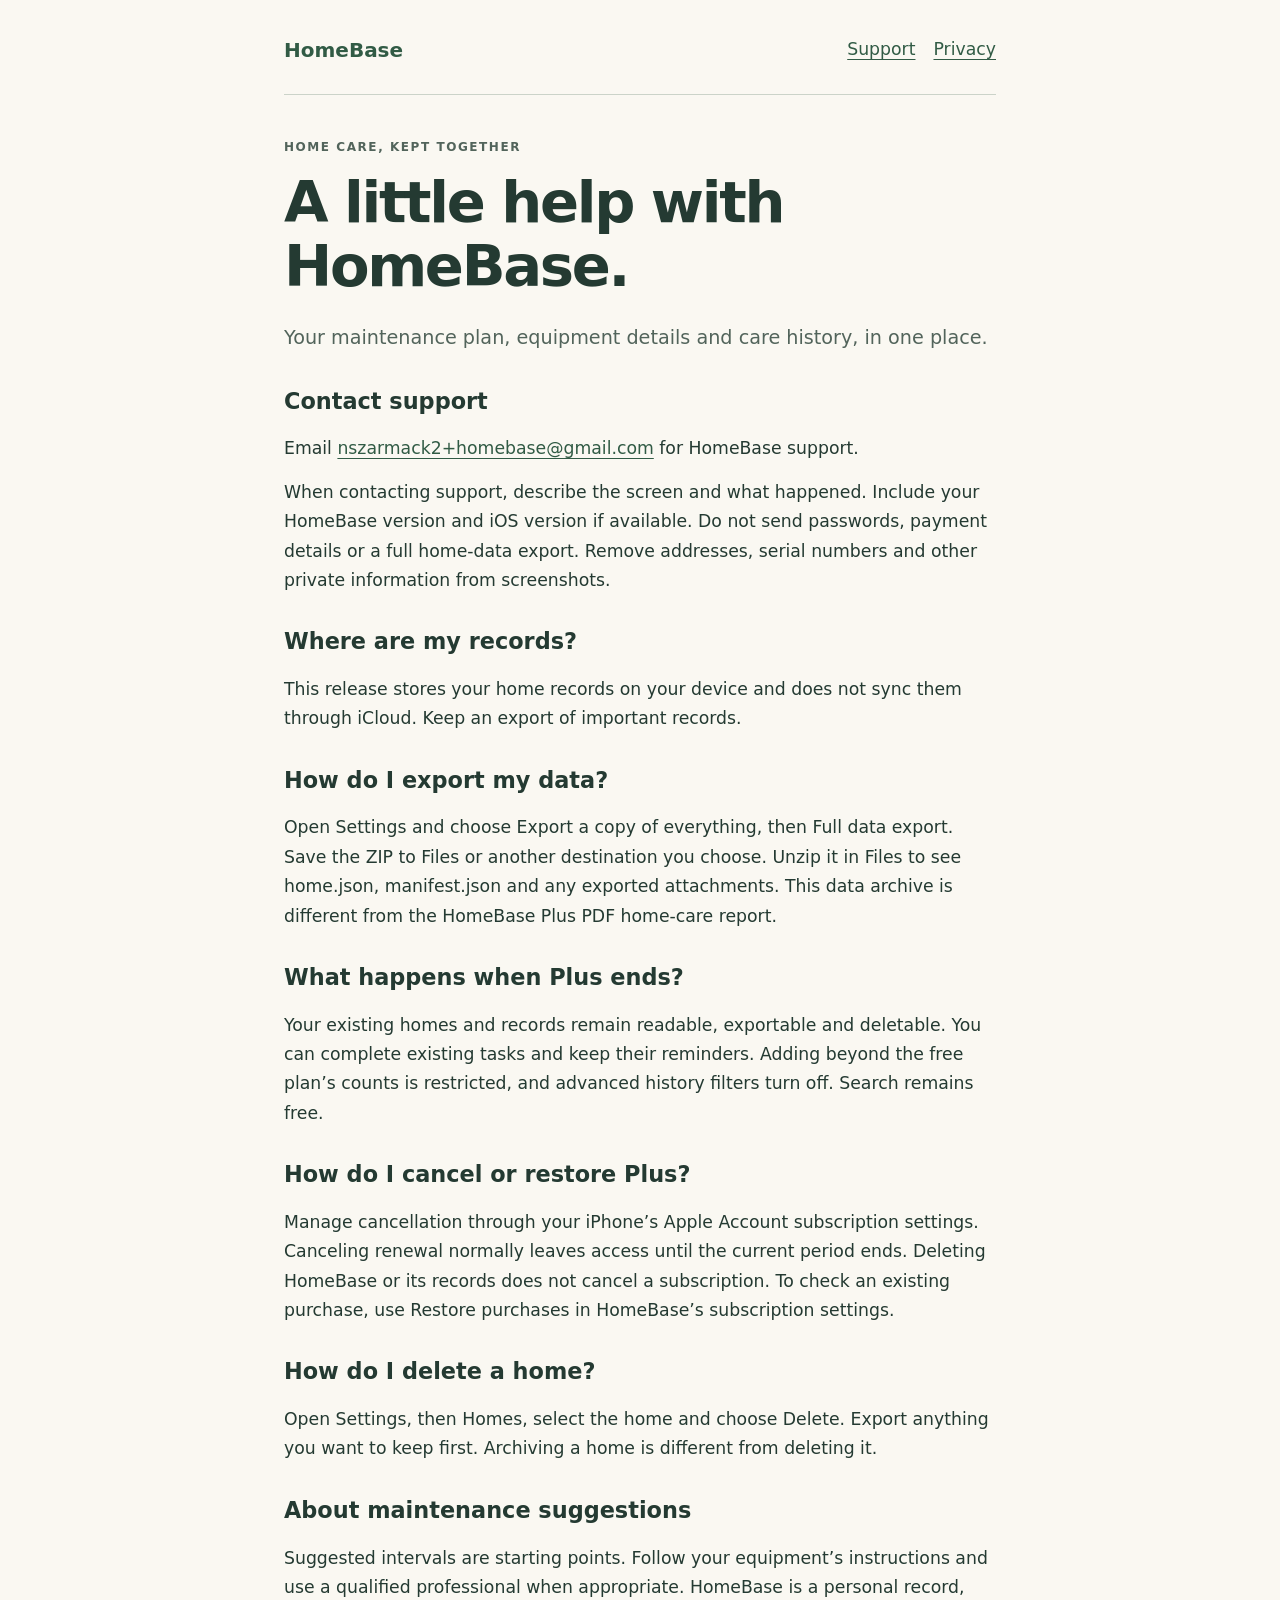
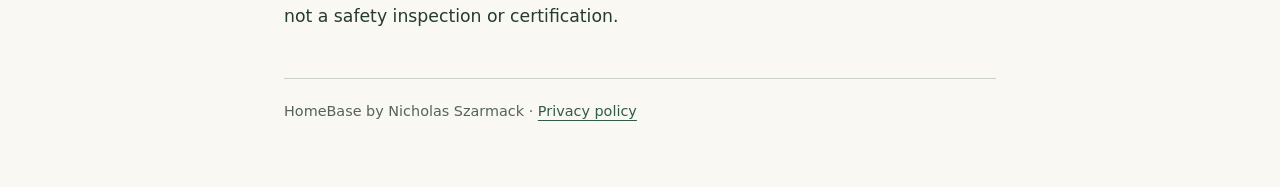
<file: index.html>
<!doctype html>
<html lang="en"><head><meta charset="utf-8"><meta name="viewport" content="width=device-width,initial-scale=1"><meta name="description" content="Help with HomeBase home maintenance records, exports and HomeBase Plus."><title>HomeBase support</title><link rel="stylesheet" href="styles.css"></head>
<body><a class="skip" href="#main">Skip to content</a><div class="wrap"><header><a class="brand" href="index.html">HomeBase</a><nav aria-label="Main"><a href="index.html" aria-current="page">Support</a><a href="privacy.html">Privacy</a></nav></header>
<main id="main"><p class="eyebrow">Home care, kept together</p><h1>A little help with HomeBase.</h1><p class="lead">Your maintenance plan, equipment details and care history, in one place.</p>
<h2>Contact support</h2><p>Email <a href="mailto:nszarmack2+homebase@gmail.com">nszarmack2+homebase@gmail.com</a> for HomeBase support.</p><p>When contacting support, describe the screen and what happened. Include your HomeBase version and iOS version if available. Do not send passwords, payment details or a full home-data export. Remove addresses, serial numbers and other private information from screenshots.</p>
<h2>Where are my records?</h2><p>This release stores your home records on your device and does not sync them through iCloud. Keep an export of important records.</p>
<h2>How do I export my data?</h2><p>Open Settings and choose Export a copy of everything, then Full data export. Save the ZIP to Files or another destination you choose. Unzip it in Files to see home.json, manifest.json and any exported attachments. This data archive is different from the HomeBase Plus PDF home-care report.</p>
<h2>What happens when Plus ends?</h2><p>Your existing homes and records remain readable, exportable and deletable. You can complete existing tasks and keep their reminders. Adding beyond the free plan’s counts is restricted, and advanced history filters turn off. Search remains free.</p>
<h2>How do I cancel or restore Plus?</h2><p>Manage cancellation through your iPhone’s Apple Account subscription settings. Canceling renewal normally leaves access until the current period ends. Deleting HomeBase or its records does not cancel a subscription. To check an existing purchase, use Restore purchases in HomeBase’s subscription settings.</p>
<h2>How do I delete a home?</h2><p>Open Settings, then Homes, select the home and choose Delete. Export anything you want to keep first. Archiving a home is different from deleting it.</p>
<h2>About maintenance suggestions</h2><p>Suggested intervals are starting points. Follow your equipment’s instructions and use a qualified professional when appropriate. HomeBase is a personal record, not a safety inspection or certification.</p></main><footer>HomeBase by Nicholas Szarmack · <a href="privacy.html">Privacy policy</a></footer></div></body></html>
</file>
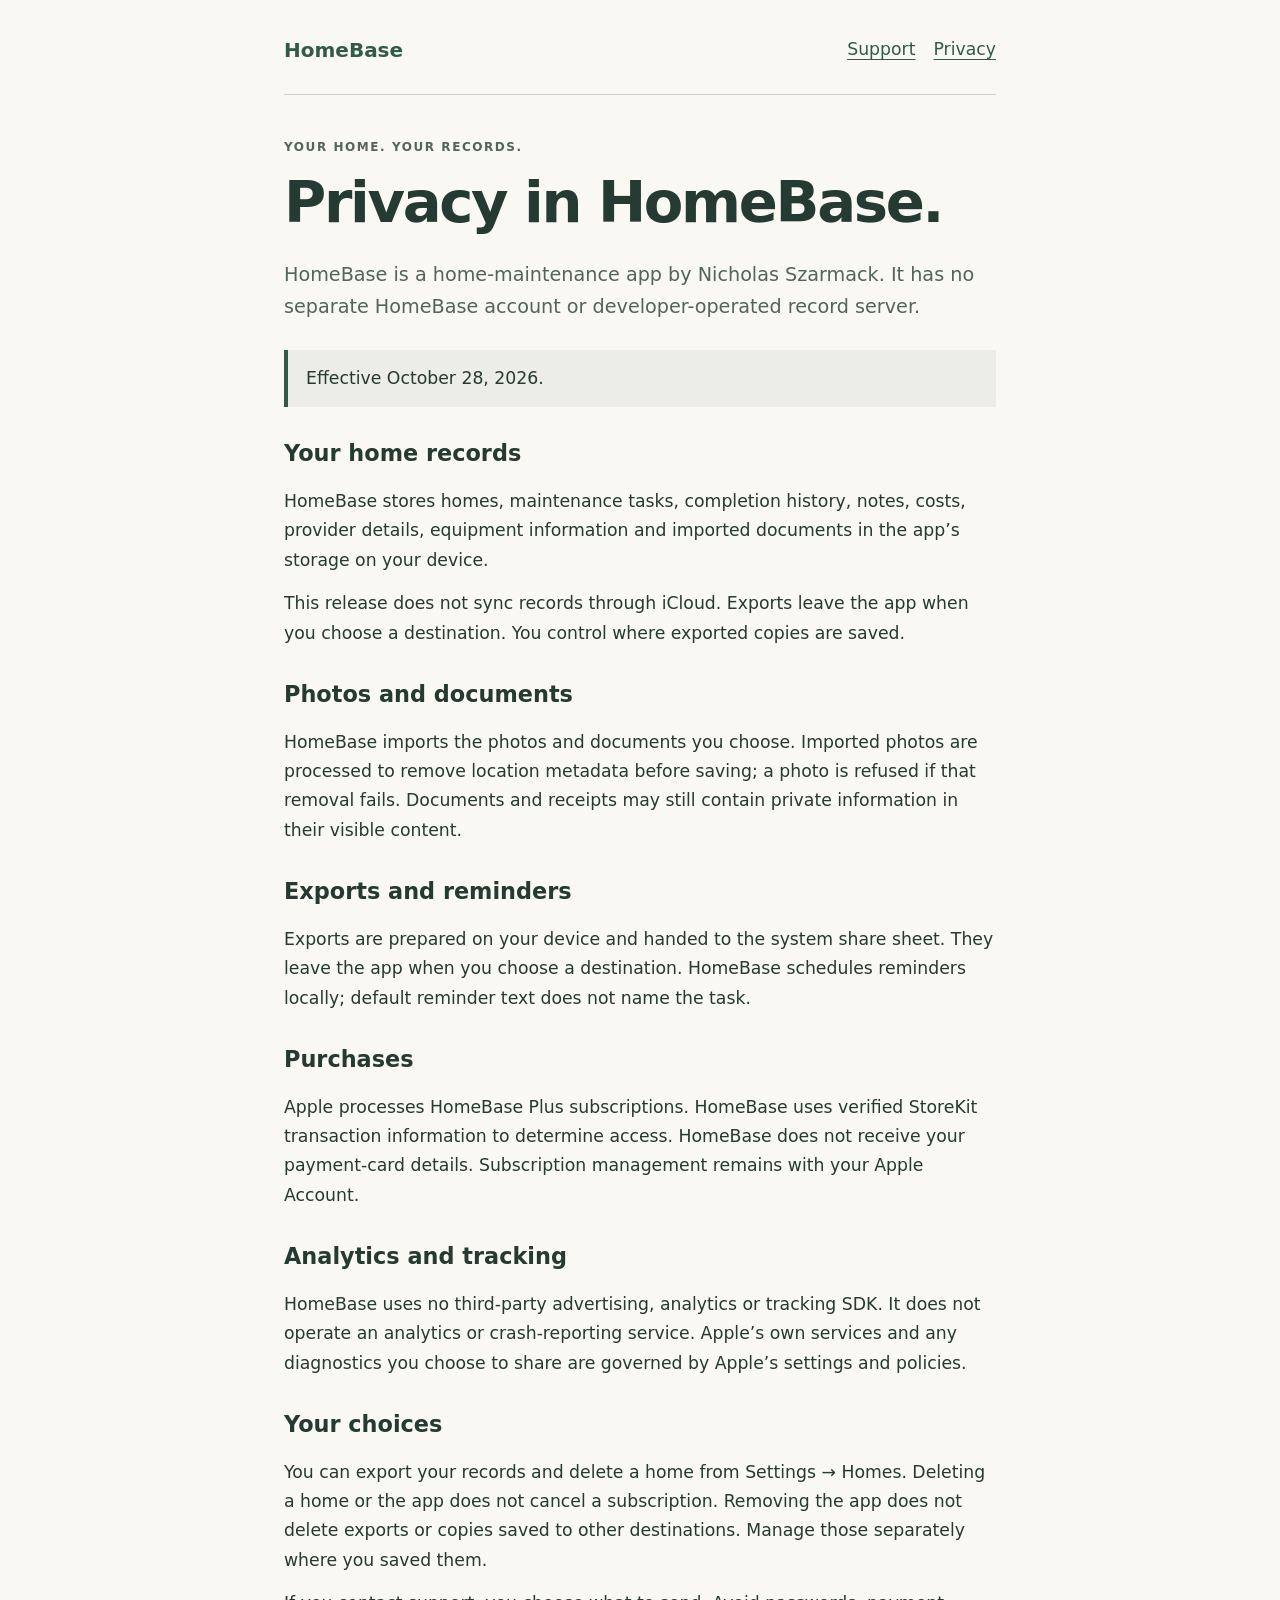
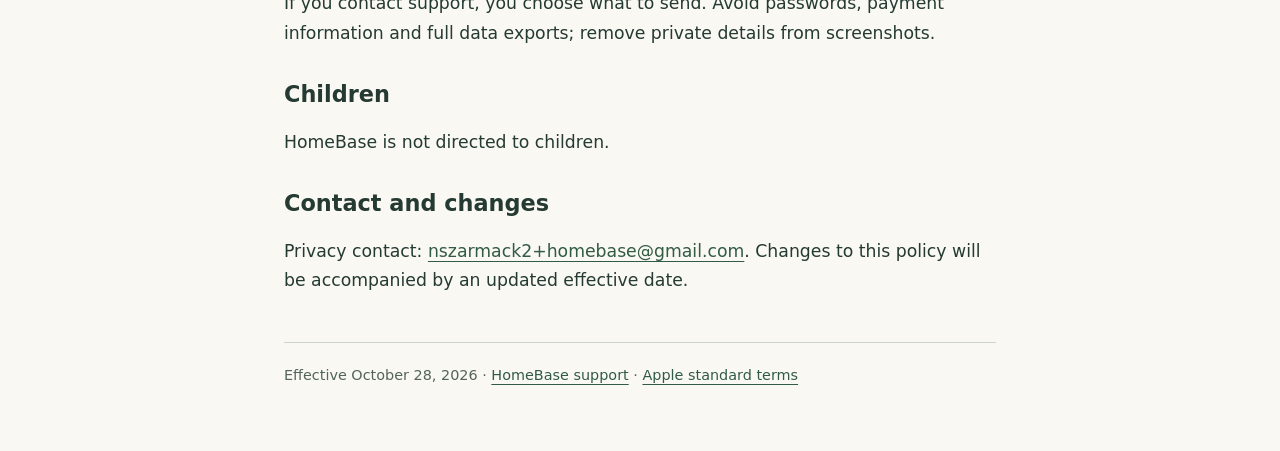
<file: privacy.html>
<!doctype html>
<html lang="en"><head><meta charset="utf-8"><meta name="viewport" content="width=device-width,initial-scale=1"><meta name="description" content="Privacy policy describing how HomeBase handles your home records."><title>HomeBase privacy policy</title><link rel="stylesheet" href="styles.css"></head>
<body><a class="skip" href="#main">Skip to content</a><div class="wrap"><header><a class="brand" href="index.html">HomeBase</a><nav aria-label="Main"><a href="index.html">Support</a><a href="privacy.html" aria-current="page">Privacy</a></nav></header><main id="main"><p class="eyebrow">Your home. Your records.</p><h1>Privacy in HomeBase.</h1><p class="lead">HomeBase is a home-maintenance app by Nicholas Szarmack. It has no separate HomeBase account or developer-operated record server.</p><p class="notice">Effective October 28, 2026.</p>
<h2>Your home records</h2><p>HomeBase stores homes, maintenance tasks, completion history, notes, costs, provider details, equipment information and imported documents in the app’s storage on your device.</p><p>This release does not sync records through iCloud. Exports leave the app when you choose a destination. You control where exported copies are saved.</p>
<h2>Photos and documents</h2><p>HomeBase imports the photos and documents you choose. Imported photos are processed to remove location metadata before saving; a photo is refused if that removal fails. Documents and receipts may still contain private information in their visible content.</p>
<h2>Exports and reminders</h2><p>Exports are prepared on your device and handed to the system share sheet. They leave the app when you choose a destination. HomeBase schedules reminders locally; default reminder text does not name the task.</p>
<h2>Purchases</h2><p>Apple processes HomeBase Plus subscriptions. HomeBase uses verified StoreKit transaction information to determine access. HomeBase does not receive your payment-card details. Subscription management remains with your Apple Account.</p>
<h2>Analytics and tracking</h2><p>HomeBase uses no third-party advertising, analytics or tracking SDK. It does not operate an analytics or crash-reporting service. Apple’s own services and any diagnostics you choose to share are governed by Apple’s settings and policies.</p>
<h2>Your choices</h2><p>You can export your records and delete a home from Settings → Homes. Deleting a home or the app does not cancel a subscription. Removing the app does not delete exports or copies saved to other destinations. Manage those separately where you saved them.</p><p>If you contact support, you choose what to send. Avoid passwords, payment information and full data exports; remove private details from screenshots.</p>
<h2>Children</h2><p>HomeBase is not directed to children.</p>
<h2>Contact and changes</h2><p>Privacy contact: <a href="mailto:nszarmack2+homebase@gmail.com">nszarmack2+homebase@gmail.com</a>. Changes to this policy will be accompanied by an updated effective date.</p></main><footer>Effective October 28, 2026 · <a href="index.html">HomeBase support</a> · <a href="https://www.apple.com/legal/internet-services/itunes/dev/stdeula/">Apple standard terms</a></footer></div></body></html>
</file>
<file: styles.css>
:root { color-scheme: light dark; --paper:#faf8f2; --ink:#243a32; --muted:#52645b; --line:#cbd3c9; --accent:#315b45; }
* { box-sizing:border-box; }
body { margin:0; font:1.08rem/1.7 system-ui,sans-serif; background:var(--paper); color:var(--ink); }
.wrap { max-width:760px; margin:auto; padding:28px 24px 64px; }
header { display:flex; align-items:center; justify-content:space-between; gap:20px; padding-bottom:22px; border-bottom:1px solid var(--line); }
.brand { font-weight:750; font-size:1.25rem; text-decoration:none; }
nav { display:flex; gap:18px; }
a { color:var(--accent); text-underline-offset:4px; }
nav a { display:inline-flex; align-items:center; min-height:44px; }
a:focus-visible { outline:3px solid var(--accent); outline-offset:4px; }
.eyebrow { text-transform:uppercase; letter-spacing:.13em; font-size:.75rem; font-weight:700; color:var(--muted); margin-top:42px; }
h1 { font-size:clamp(2.2rem,7vw,3.6rem); line-height:1.1; letter-spacing:-.04em; margin:14px 0 24px; }
h2 { font-size:1.4rem; line-height:1.3; margin-top:32px; }
p { margin:14px 0; }
.lead { font-size:1.2rem; color:var(--muted); }
.notice { border-left:4px solid var(--accent); background:color-mix(in srgb,var(--accent) 7%,var(--paper)); padding:14px 18px; margin:26px 0; }
footer { border-top:1px solid var(--line); margin-top:46px; padding-top:20px; color:var(--muted); font-size:.9rem; }
.skip { position:absolute; left:12px; top:-100px; background:var(--paper); padding:10px; }
.skip:focus { top:8px; }
@media(max-width:420px) { header { align-items:flex-start; flex-direction:column; gap:4px; } .wrap { padding-inline:20px; } }
@media(prefers-color-scheme:dark) { :root { --paper:#15241e; --ink:#edf1e8; --muted:#bfccbf; --line:#46594b; --accent:#afd4b9; } }
</file>
